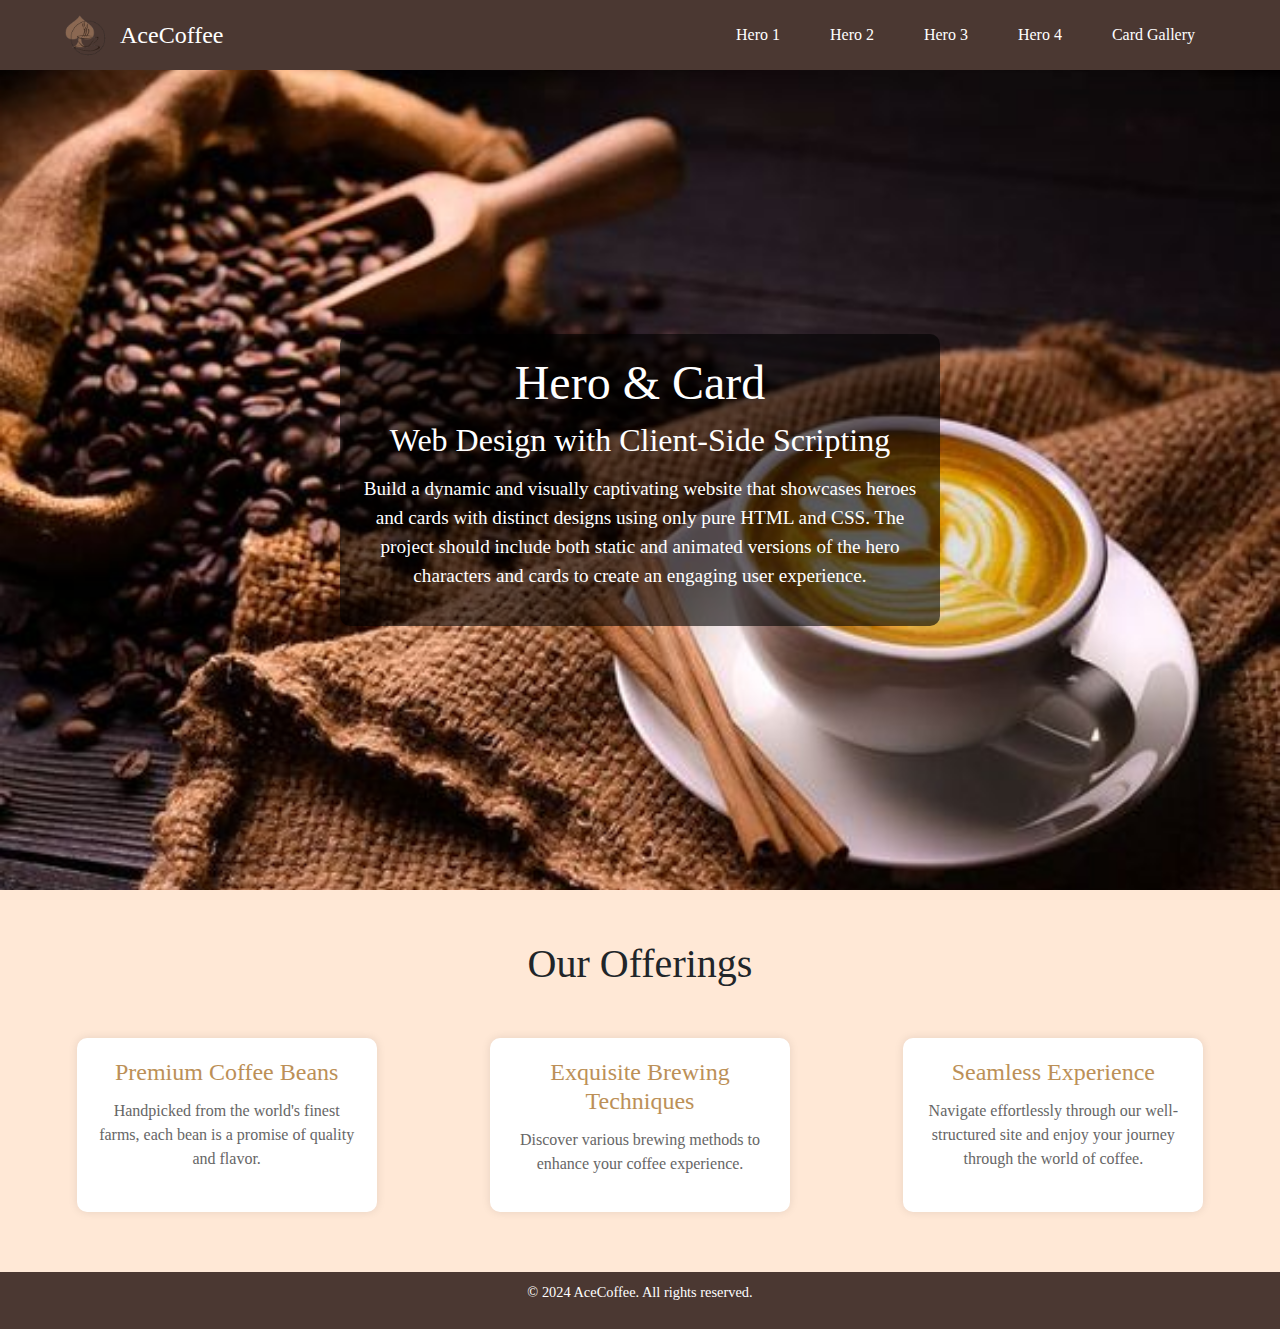
<file: index.html>
<!DOCTYPE html>
<html lang="en">
<head>
    <meta charset="UTF-8">
    <meta name="viewport" content="width=device-width, initial-scale=1.0">
    <title>HandsOn2</title>

    <link rel="stylesheet" href="./assets/css/style.css">

    <!--CDNJS-->
    <link rel="stylesheet" href="https://cdnjs.cloudflare.com/ajax/libs/bootstrap/5.3.3/css/bootstrap.min.css" integrity="sha512-jnSuA4Ss2PkkikSOLtYs8BlYIeeIK1h99ty4YfvRPAlzr377vr3CXDb7sb7eEEBYjDtcYj+AjBH3FLv5uSJuXg==" crossorigin="anonymous" referrerpolicy="no-referrer" />
</head>
<body>
    <!-- Header with Navigation -->
    <header class="header">
        <div class="container">
            <a href="index.html" class="logo">
                <img src="./assets/img/logo.png" alt="AceCoffee Logo">
                AceCoffee
            </a>
            <nav class="nav">
                <a href="./pages/hero-gallery/hero-1/index.html">Hero 1</a>
                <a href="./pages/hero-gallery/hero-2/index.html">Hero 2</a>
                <a href="./pages/hero-gallery/hero-3/index.html">Hero 3</a>
                <a href="./pages/hero-gallery/hero-4/index.html">Hero 4</a>
                <div class="dropdown">
                    <span>Card Gallery</span>
                    <div class="dropdown-content">
                        <a href="./pages/card-gallery/card-gallery-static/index.html">Static Designs</a>
                        <a href="./pages/card-gallery/card-gallery-animated/index.html">Animated Designs</a>
                    </div>
            </nav>
        </div>
    </header>

    <!-- Hero Section -->
    <section class="hero">
        <div class="hero-content">
            <h1>Hero & Card</h1>
            <h2>Web Design with Client-Side Scripting</h2>
            <p>Build a dynamic and visually captivating website that showcases heroes and cards with distinct designs using only pure HTML and CSS. The project should include both static and animated versions of the hero characters and cards to create an engaging user experience.</p>
        </div>
    </section>

    <!-- Features Section -->
    <section id="features" class="features">
        <h2>Our Offerings</h2>
        <div class="feature-list">
            <div class="feature-item">
                <h3>Premium Coffee Beans</h3>
                <p>Handpicked from the world's finest farms, each bean is a promise of quality and flavor.</p>
            </div>
            <div class="feature-item">
                <h3>Exquisite Brewing Techniques</h3>
                <p>Discover various brewing methods to enhance your coffee experience.</p>
            </div>
            <div class="feature-item">
                <h3>Seamless Experience</h3>
                <p>Navigate effortlessly through our well-structured site and enjoy your journey through the world of coffee.</p>
            </div>
        </div>
    </section>

    <!-- Footer -->
    <footer class="footer">
        <p>© 2024 AceCoffee. All rights reserved.</p>
    </footer>
</body>
</html>
</file>
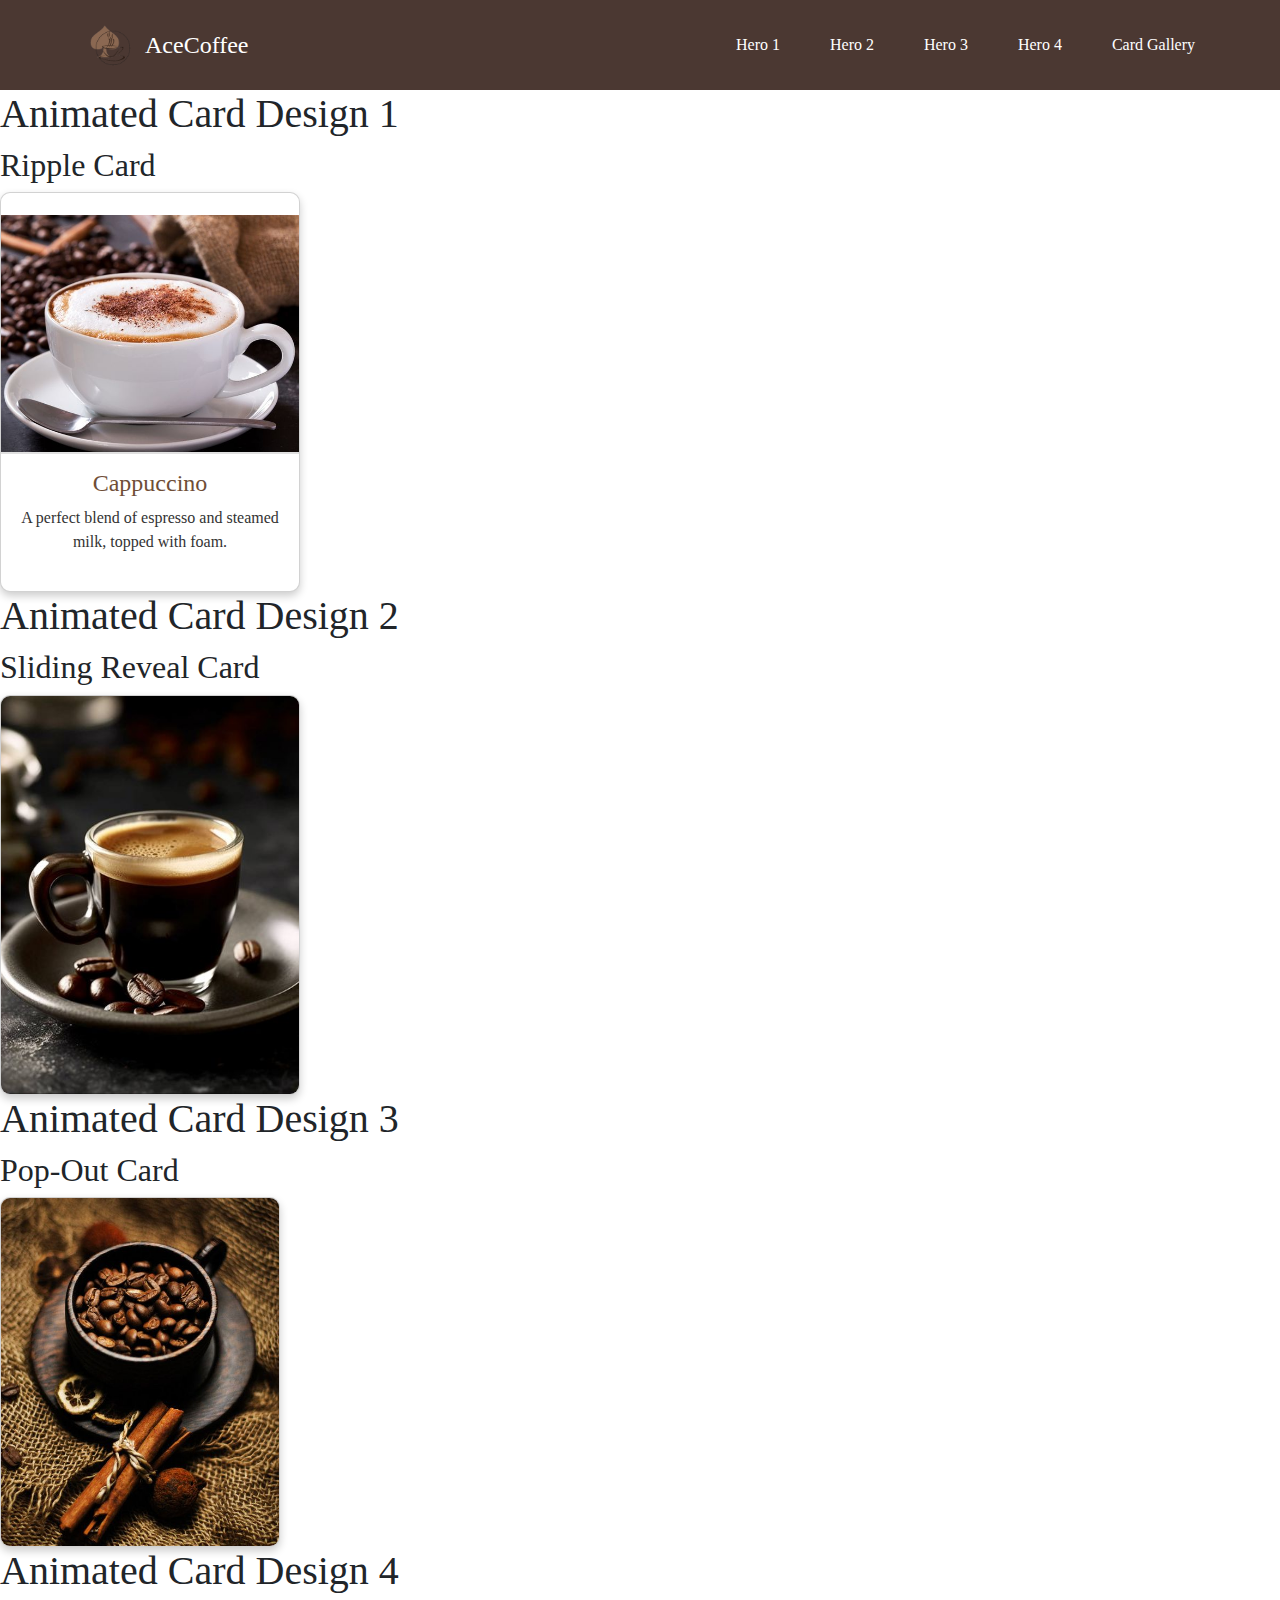
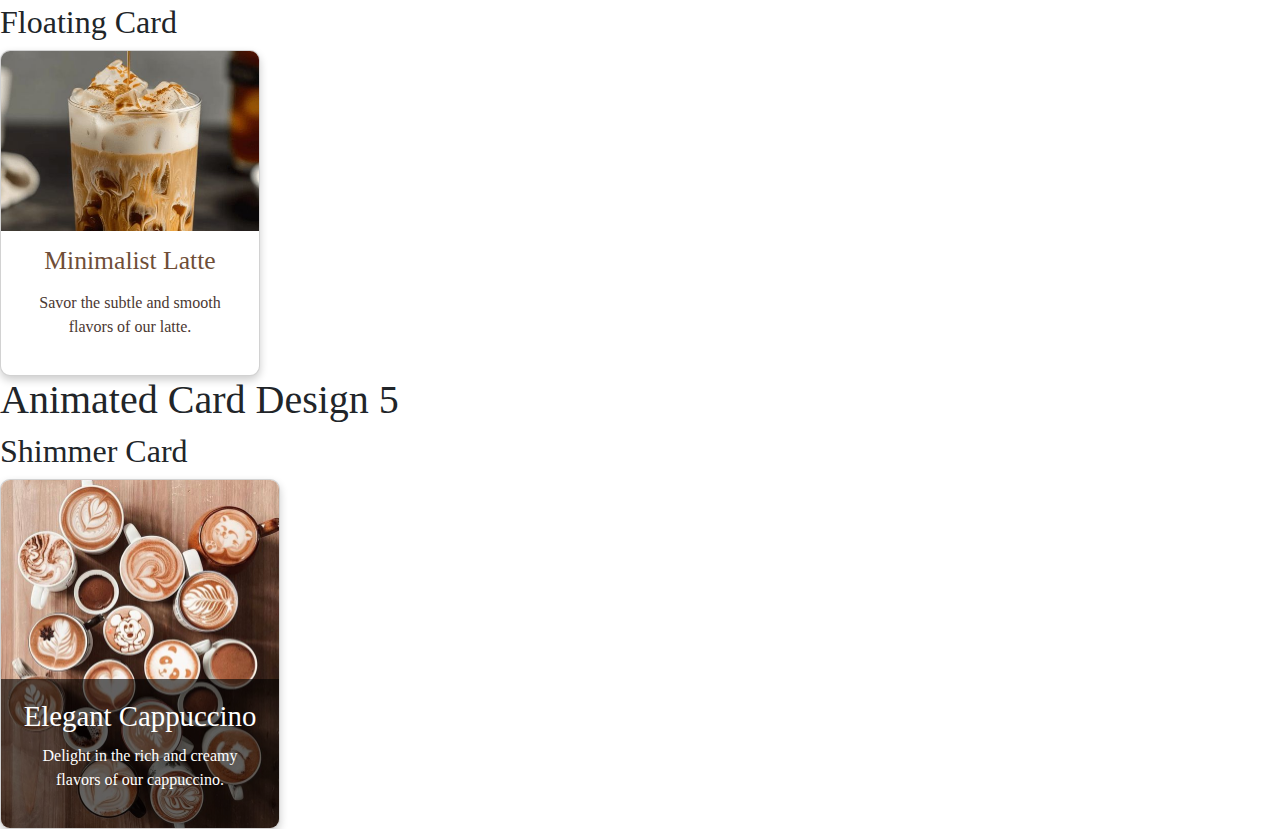
<file: pages/card-gallery/card-gallery-animated/index.html>
<!DOCTYPE html>
<html lang="en">
<head>
    <meta charset="UTF-8">
    <meta name="viewport" content="width=device-width, initial-scale=1.0">
    <title>Animated-Card-Gallery</title>

    <link rel="stylesheet" href="./assets/css/style.css">

    <!--CDNJS-->
    <link rel="stylesheet" href="https://cdnjs.cloudflare.com/ajax/libs/bootstrap/5.3.3/css/bootstrap.min.css" integrity="sha512-jnSuA4Ss2PkkikSOLtYs8BlYIeeIK1h99ty4YfvRPAlzr377vr3CXDb7sb7eEEBYjDtcYj+AjBH3FLv5uSJuXg==" crossorigin="anonymous" referrerpolicy="no-referrer" />

</head>
<body>
    <header class="header">
        <nav class="nav">
        <div class="container">
            <a href="../../../index.html" class="logo">
                <img src="./assets/img/logo.png" alt="AceCoffee Logo">
                AceCoffee
            </a>
            <nav class="nav">
                <a href="../../hero-gallery/hero-1/index.html">Hero 1</a>
                <a href="../../hero-gallery/hero-2/index.html">Hero 2</a>
                <a href="../../hero-gallery/hero-3/index.html">Hero 3</a>
                <a href="../../hero-gallery/hero-4/index.html">Hero 4</a>
                <div class="dropdown">
                    <span>Card Gallery</span>
                    <div class="dropdown-content">
                        <a href="../card-gallery-static/index.html">Static Designs</a>
                        <a href="../card-gallery-animated/index.html">Animated Designs</a>
                    </div>
            </nav>
        </div>
    </header>

    <div class="title">
        <h1>Animated Card Design 1</h1>
        <h2>Ripple Card</h2>
    </div>
    <div class="card ripple-card">
        <div class="card-content">
            <img src="./assets/img/cappucino.jpg" alt="Cappuccino" class="card-image">
            <div class="ripple-overlay"></div>
            <h3 class="card-title">Cappuccino</h3>
            <p class="card-description">A perfect blend of espresso and steamed milk, topped with foam.</p>
        </div>
    </div>

    <div class="title">
        <h1>Animated Card Design 2</h1>
        <h2>Sliding Reveal Card</h2>
    </div>
    <div class="card slide-card">
        <div class="slide-card-inner">
            <img src="./assets/img/elegant-coffee.jpg" alt="Modern Coffee" class="card-image">
            <div class="slide-card-content">
                <h3 class="card-title">Modern Espresso</h3>
                <p class="card-description">Experience the strong and vibrant flavors of our espresso.</p>
            </div>
        </div>
    </div>

    <div class="title">
        <h1>Animated Card Design 3</h1>
        <h2>Pop-Out Card</h2>
    </div>
    <div class="card popout-card">
        <img src="./assets/img/rustic.jpg" alt="Rustic Coffee" class="card-image">
        <div class="popout-card-content">
            <h3 class="card-title">Rustic Brew</h3>
            <p class="card-description">Enjoy the authentic taste of our rustic coffee blends.</p>
        </div>
    </div>

    <div class="title">
        <h1>Animated Card Design 4</h1>
        <h2>Floating Card</h2>
    </div>
    <div class="card floating-card">
        <img src="./assets/img/latte.jpg" alt="Minimalist Coffee" class="card-image">
        <h3 class="card-title">Minimalist Latte</h3>
        <p class="card-description">Savor the subtle and smooth flavors of our latte.</p>
    </div>

    <div class="title">
        <h1>Animated Card Design 5</h1>
        <h2>Shimmer Card</h2>
    </div>
    <div class="card shimmer-card">
        <img src="./assets/img/cappucino2.jpg" alt="Elegant Coffee" class="card-image">
        <div class="shimmer-overlay"></div>
        <div class="shimmer-card-content">
            <h3 class="card-title">Elegant Cappuccino</h3>
            <p class="card-description">Delight in the rich and creamy flavors of our cappuccino.</p>
        </div>
    </div>

</body>
</html>
</file>
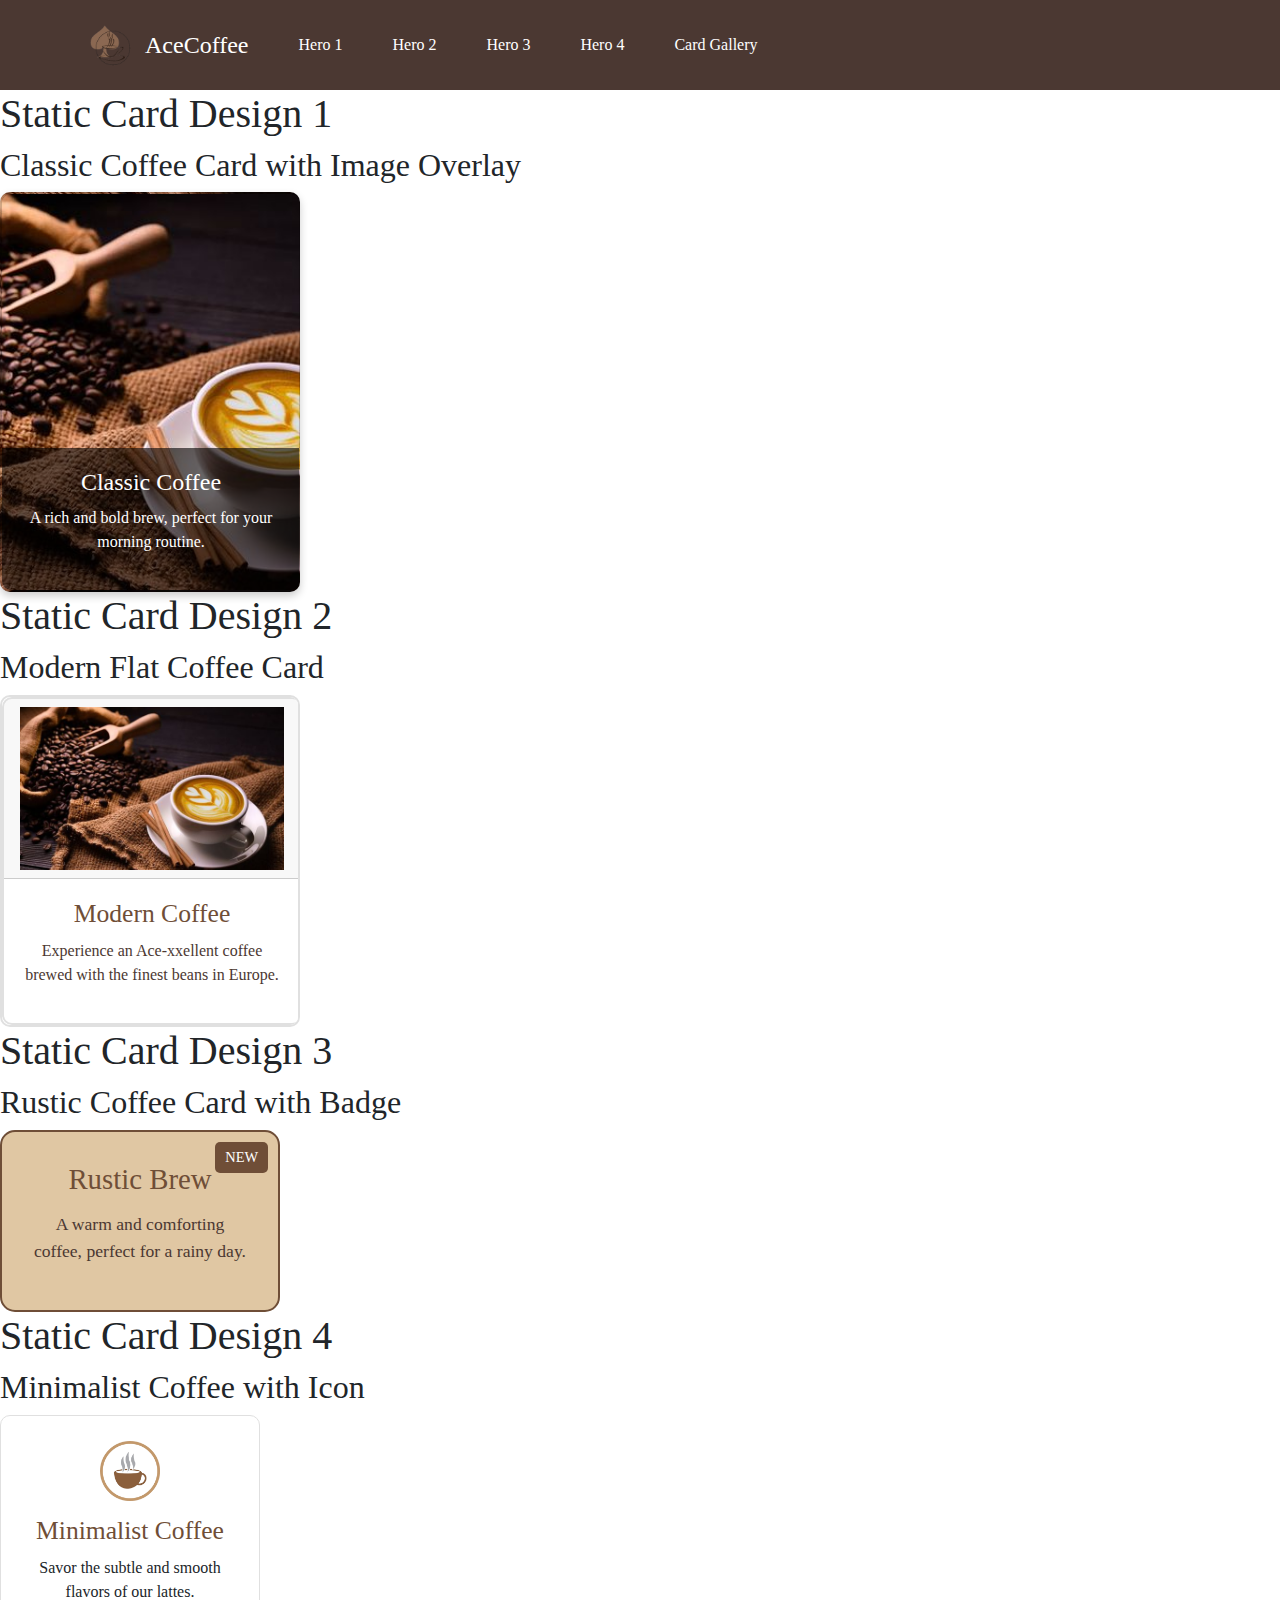
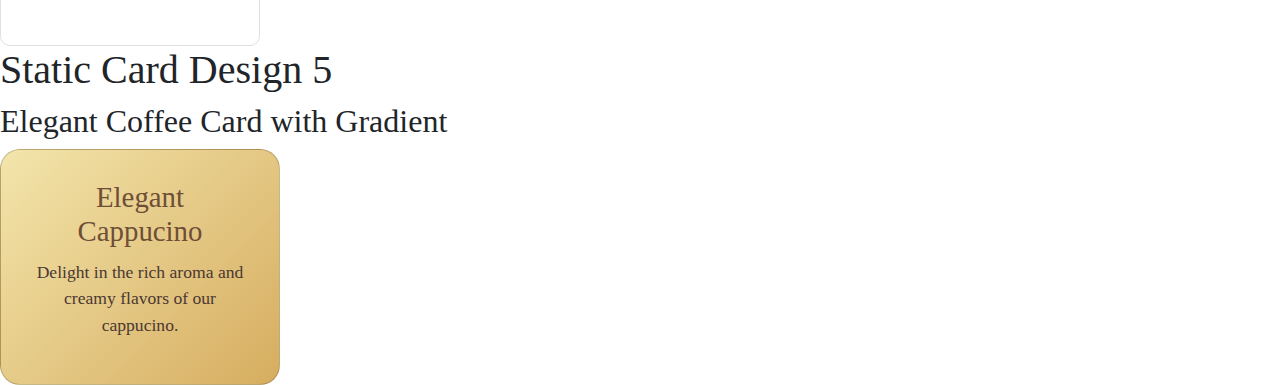
<file: pages/card-gallery/card-gallery-static/index.html>
<!DOCTYPE html>
<html lang="en">
<head>
    <meta charset="UTF-8">
    <meta name="viewport" content="width=device-width, initial-scale=1.0">
    <title>Static-Card-Gallery</title>

    <link rel="stylesheet" href="./assets/css/style.css">

    <!--CDNJS-->
    <link rel="stylesheet" href="https://cdnjs.cloudflare.com/ajax/libs/bootstrap/5.3.3/css/bootstrap.min.css" integrity="sha512-jnSuA4Ss2PkkikSOLtYs8BlYIeeIK1h99ty4YfvRPAlzr377vr3CXDb7sb7eEEBYjDtcYj+AjBH3FLv5uSJuXg==" crossorigin="anonymous" referrerpolicy="no-referrer" />

</head>
<body>
    <header class="header">
        <div class="container">
            <nav class="nav">
            <a href="../../../index.html" class="logo">
                <img src="./assets/img/logo.png" alt="AceCoffee Logo">
                AceCoffee
            </a>
                <a href="../../hero-gallery/hero-1/index.html">Hero 1</a>
                <a href="../../hero-gallery/hero-2/index.html">Hero 2</a>
                <a href="../../hero-gallery/hero-3/index.html">Hero 3</a>
                <a href="../../hero-gallery/hero-4/index.html">Hero 4</a>
                <div class="dropdown">
                    <span>Card Gallery</span>
                    <div class="dropdown-content">
                        <a href="../card-gallery-static/index.html">Static Designs</a>
                        <a href="../card-gallery-animated/index.html">Animated Designs</a>
                    </div>
            </nav>
        </div>
    </header>

    <div class="title">
        <h1>Static Card Design 1</h1>
        <h2>Classic Coffee Card with Image Overlay</h2>
    </div>
        <div class="card classic-card">
            <div class="card classic-card">
            <img src="./assets/img/bg-coffee.jpg" alt="Classic Card" class="card-image">
            <div class="card-overlay">
                <h3 class="card-title">Classic Coffee</h3>
                <p class="card-description">A rich and bold brew, perfect for your morning routine.</p>
            </div>
        </div>
        </div>

    <div class="title">
        <h1>Static Card Design 2</h1>
        <h2>Modern Flat Coffee Card</h2>
    </div>
    <div class="card modern-card">
        <div class="card modern-card">
            <div class="card-header">
                <img src="./assets/img/bg-coffee.jpg" alt="Modern Coffee" class="card-image">
            </div>
            <div class="card-body">
                <h3 class="card-title">Modern Coffee</h3>
                <p class="card-description">Experience an Ace-xxellent coffee brewed with the finest beans in Europe.</p>
            </div>
        </div>
    </div>

    <div class="title">
        <h1>Static Card Design 3</h1>
        <h2>Rustic Coffee Card with Badge</h2>
    </div>
    <div class="card rustic-card">
        <div class="card-content">
            <h3 class="card-title">Rustic Brew</h3>
            <p class="card-description">A warm and comforting coffee, perfect for a rainy day.</p>
            <span class="card-badge">NEW</span>
        </div>
    </div>

    <div class="title">
        <h1>Static Card Design 4</h1>
        <h2>Minimalist Coffee with Icon</h2>
    </div>

    <div class="card minimalist-card">
        <div class="card-icon">
            <img src="./assets/img/download.png" alt="Coffee Icon">
        </div>
        <div class="card-content">
            <h3 class="card-title">Minimalist Coffee</h3>
            <p.card-description>Savor the subtle and smooth flavors of our lattes.</p>
        </div>
    </div>

    <div class="title">
        <h1>Static Card Design 5</h1>
        <h2>Elegant Coffee Card with Gradient</h2>
    </div>

    <div class="card elegant-card">
        <div class="card-content">
            <h3 class="card-title">Elegant Cappucino</h3>
            <p class="card-description">Delight in the rich aroma and creamy flavors of our cappucino.</p>
        </div>
    </div>
    </div>
</body>
</html>
</file>
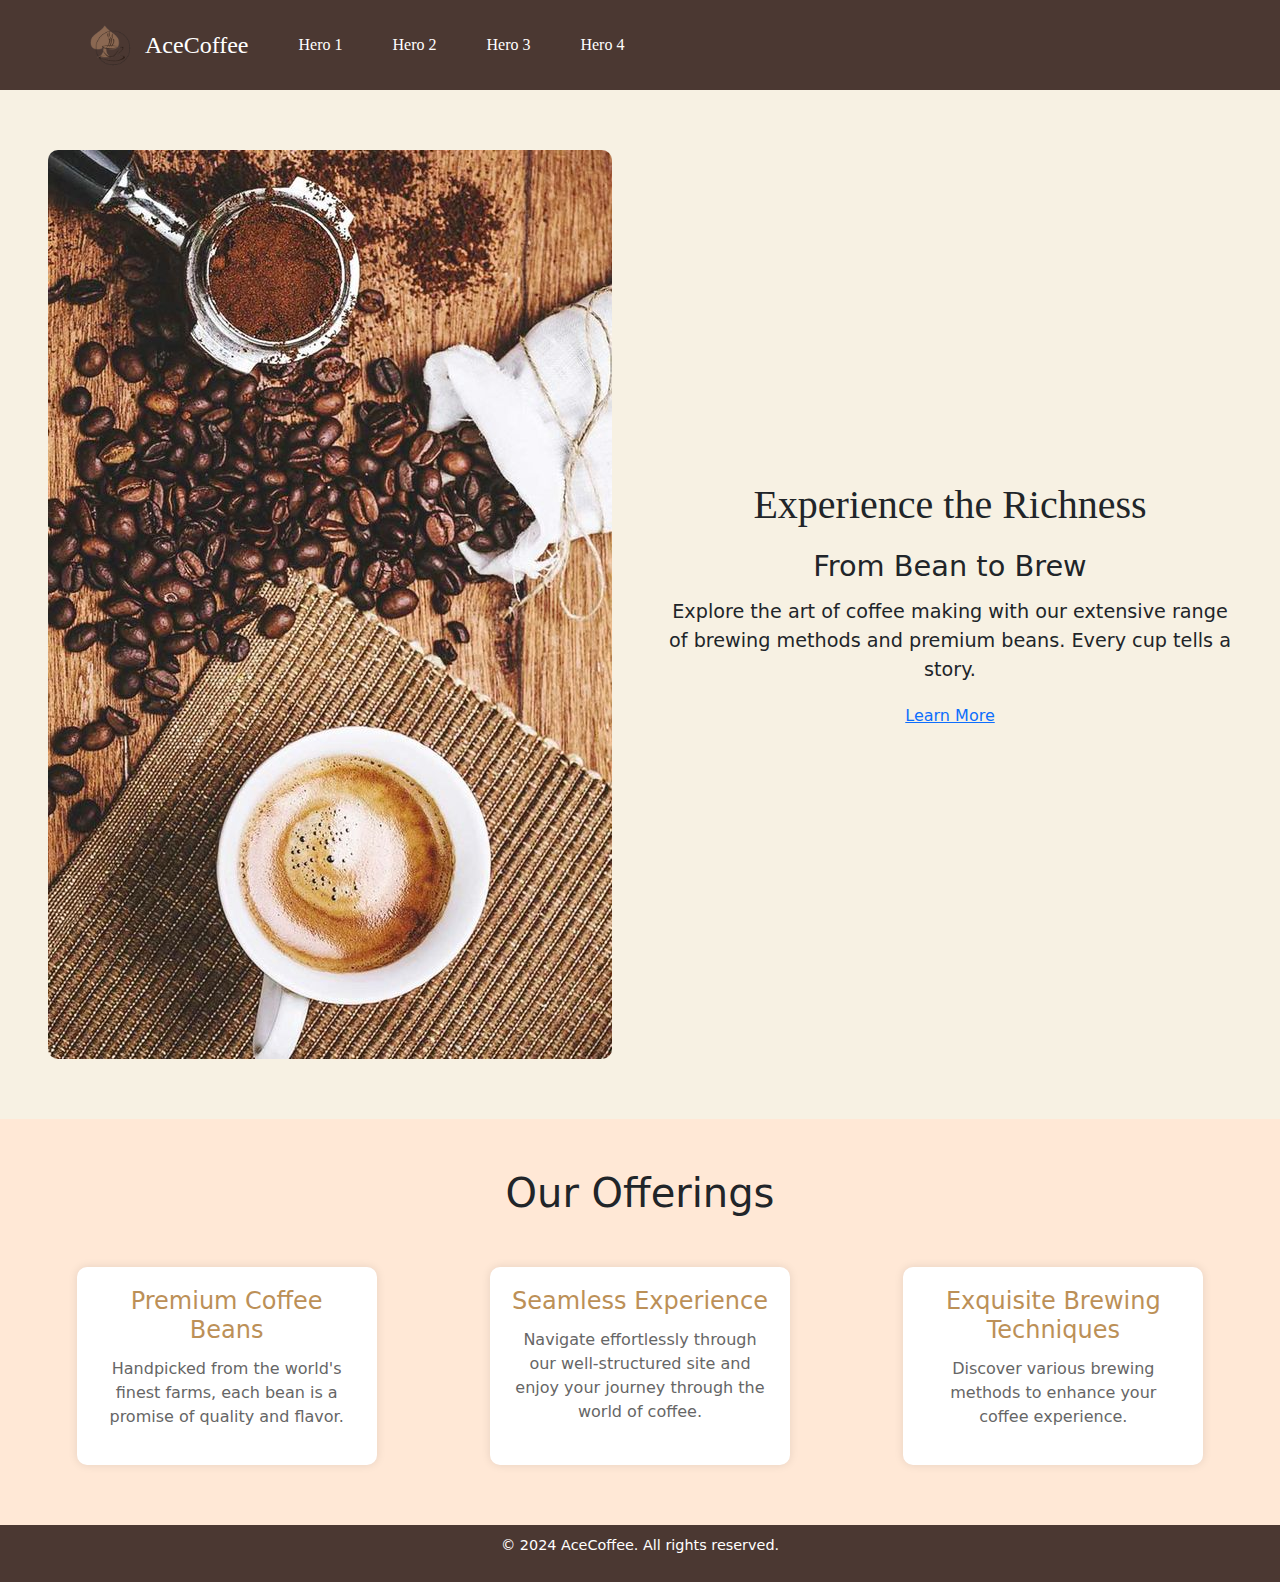
<file: pages/hero-gallery/hero-1/index.html>
<!DOCTYPE html>
<html lang="en">
<head>
    <meta charset="UTF-8">
    <meta name="viewport" content="width=device-width, initial-scale=1.0">
    <title>Hero-1</title>

    <link rel="stylesheet" href="../hero-1/assets/css/style.css">

    <!--CDNJS-->
    <link rel="stylesheet" href="https://cdnjs.cloudflare.com/ajax/libs/bootstrap/5.3.3/css/bootstrap.min.css" integrity="sha512-jnSuA4Ss2PkkikSOLtYs8BlYIeeIK1h99ty4YfvRPAlzr377vr3CXDb7sb7eEEBYjDtcYj+AjBH3FLv5uSJuXg==" crossorigin="anonymous" referrerpolicy="no-referrer" />
</head>
<body>
    <!--Header with Navigation-->
    <header class="header">
        <div class="container">
            <nav class="nav">
            <a href="../../../index.html" class="logo">
                <img src="./assets/img/logo.png" alt="AceCoffee-logo">AceCoffee
            </a>
            <a href="../hero-2/index.html">Hero 1</a>
            <a href="../hero-2/index.html">Hero 2</a>
            <a href="../hero-3/index.html">Hero 3</a>
            <a href="../hero-4/index.html">Hero 4</a>
        </nav>
        </div>
    </header>

    <!--Hero Section Design 1-->
    <section class="hero-split">
        <div class="hero-image">
            <img src="./assets/img/coffee-beans.jpg" alt="Coffee Beans">
        </div>
        <div class="hero-text">
            <h1>Experience the Richness</h1>
            <h2>From Bean to Brew</h2>
            <p>Explore the art of coffee making with our extensive range of brewing methods and premium beans. Every cup tells a story.</p>
            <a href="#features" class="cta.button">Learn More</a>
        </div>
    </section>

    <!--Features Section-->
    <section id="features" class="features">
        <h2>Our Offerings</h2>
        <div class="feature-list">
            <div class="feature-item">
                <h3>Premium Coffee Beans</h3>
                <p>Handpicked from the world's finest farms, each bean is a promise of quality and flavor.</p>
            </div>
            <div class="feature-item">
                <h3>Seamless Experience</h3>
                <p>Navigate effortlessly through our well-structured site and enjoy your journey through the world of coffee.</p>
            </div>
            <div class="feature-item">
                <h3>Exquisite Brewing Techniques</h3>
                <p>Discover various brewing methods to enhance your coffee experience.</p>
            </div>
        </div>
    </section>

    <!--Footer-->
    <footer class="footer">
        <p>© 2024 AceCoffee. All rights reserved.</p>
    </footer>
</body>
</html>
</file>
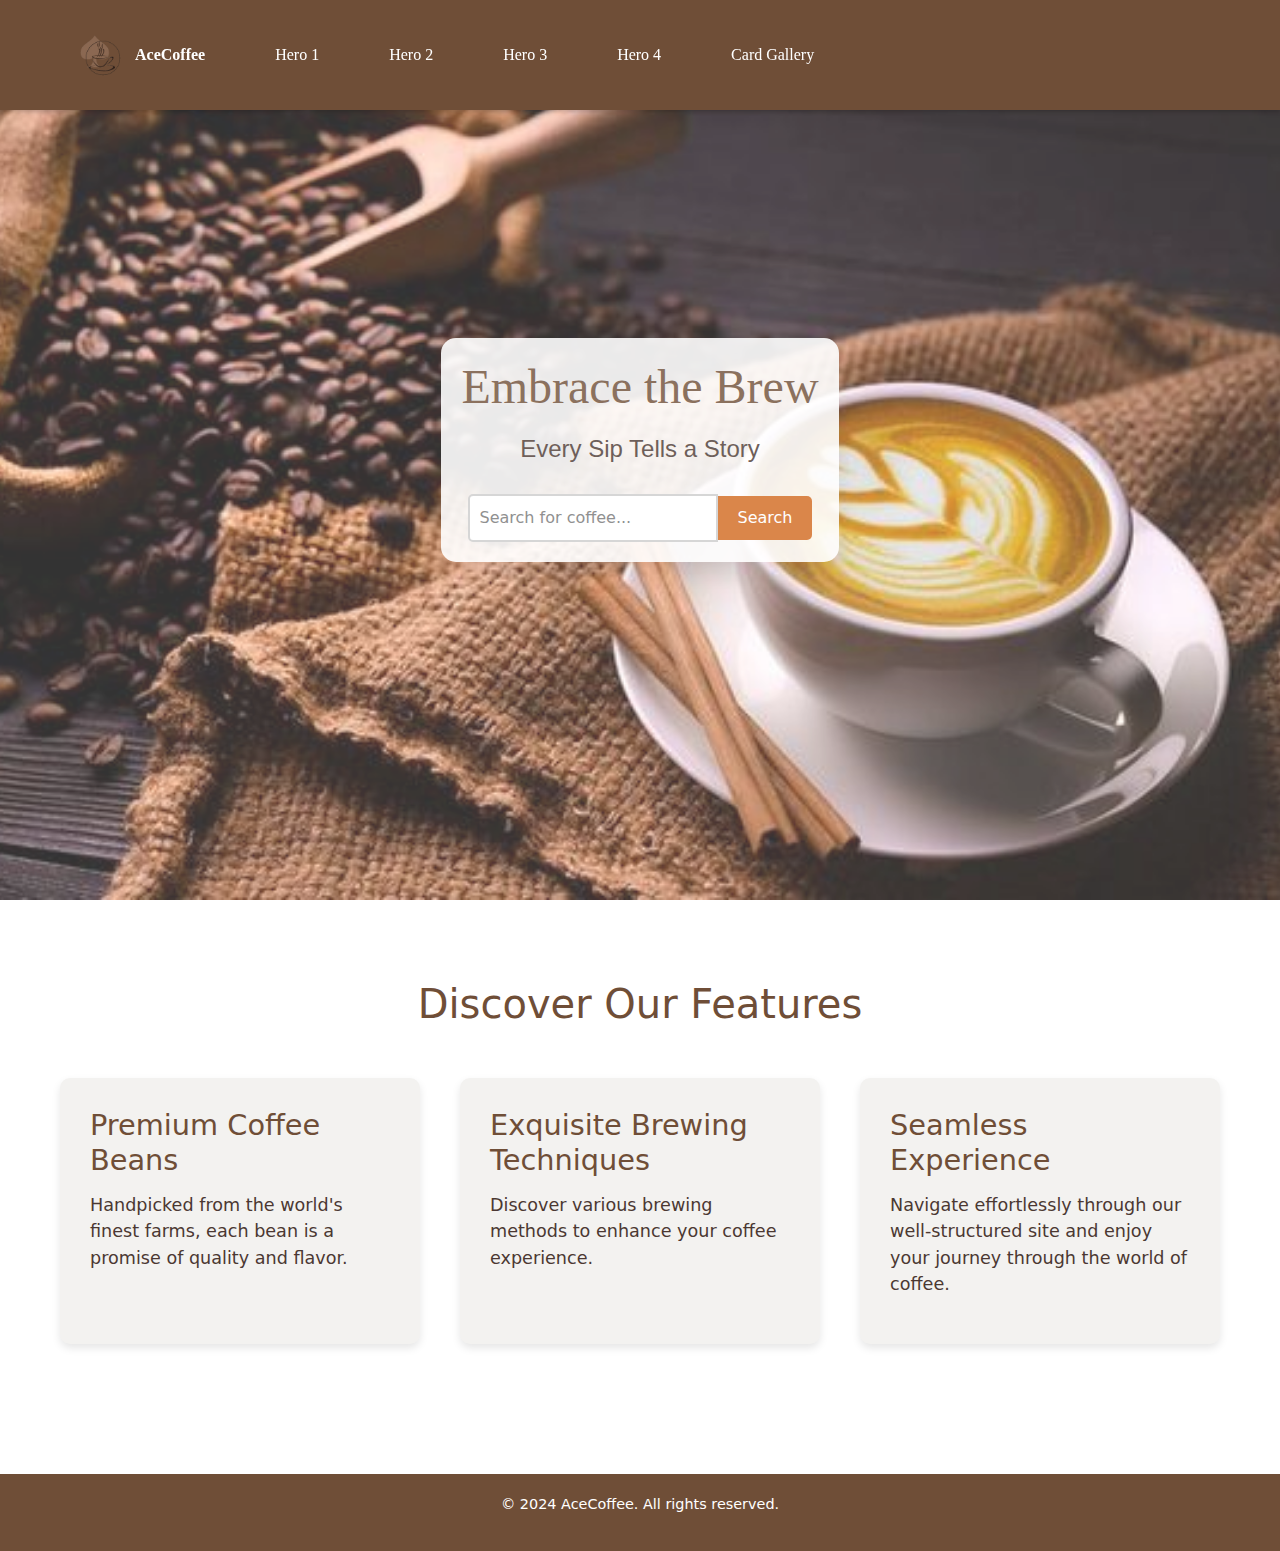
<file: pages/hero-gallery/hero-3/index.html>
<!DOCTYPE html>
<html lang="en">
<head>
    <meta charset="UTF-8">
    <meta name="viewport" content="width=device-width, initial-scale=1.0">
    <title>Hero-3</title>

    <link rel="stylesheet" href="../hero-3/assets/css/style.css">

    <!--CDNJS-->
    <link rel="stylesheet" href="https://cdnjs.cloudflare.com/ajax/libs/bootstrap/5.3.3/css/bootstrap.min.css" integrity="sha512-jnSuA4Ss2PkkikSOLtYs8BlYIeeIK1h99ty4YfvRPAlzr377vr3CXDb7sb7eEEBYjDtcYj+AjBH3FLv5uSJuXg==" crossorigin="anonymous" referrerpolicy="no-referrer" />

</head>
<body>
    <!-- Header Section -->
    <header class="header">
        <nav class="nav">
        <a href="../../../index.html" class="logo">
            <img src="./assets/img/logo.png" alt="AceCoffee-Logo">
            AceCoffee
        </a>
            <a href="../hero-1/index.html">Hero 1</a>
            <a href="../hero-2/index.html">Hero 2</a>
            <a href="../hero-3/index.html">Hero 3</a>
            <a href="../hero-4/index.html">Hero 4</a>
                <div class="dropdown">
                    <span>Card Gallery</span>
                    <div class="dropdown-content">
                        <a href="../../card-gallery/card-gallery-static/index.html">Static Designs</a>
                        <a href="../../card-gallery/card-gallery-animated/index.html">Animated Designs</a>
                    </div>
            </div>
        </nav>
    </header>

    <!-- Hero Section -->
    <section class="hero">
        <div class="hero-content">
            <h1>Embrace the Brew</h1>
            <h2>Every Sip Tells a Story</h2>
            <form class="search-form">
                <input type="text" placeholder="Search for coffee...">
                <button type="submit">Search</button>
            </form>
        </div>
    </section>

    <!-- Features Section -->
    <section id="features" class="features">
        <div class="container">
            <h2>Discover Our Features</h2>
            <div class="feature-list">
                <div class="feature-item">
                    <h3>Premium Coffee Beans</h3>
                    <p>Handpicked from the world's finest farms, each bean is a promise of quality and flavor.</p>
                </div>
                <div class="feature-item">
                    <h3>Exquisite Brewing Techniques</h3>
                    <p>Discover various brewing methods to enhance your coffee experience.</p>
                </div>
                <div class="feature-item">
                    <h3>Seamless Experience</h3>
                    <p>Navigate effortlessly through our well-structured site and enjoy your journey through the world of coffee.</p>
                </div>
             </div>
            </div>
     </section>

     <footer class="footer">
        <div class="container">
            <p>© 2024 AceCoffee. All rights reserved.</p>
        </div>
    </footer>
    </body>
    </html>
</file>
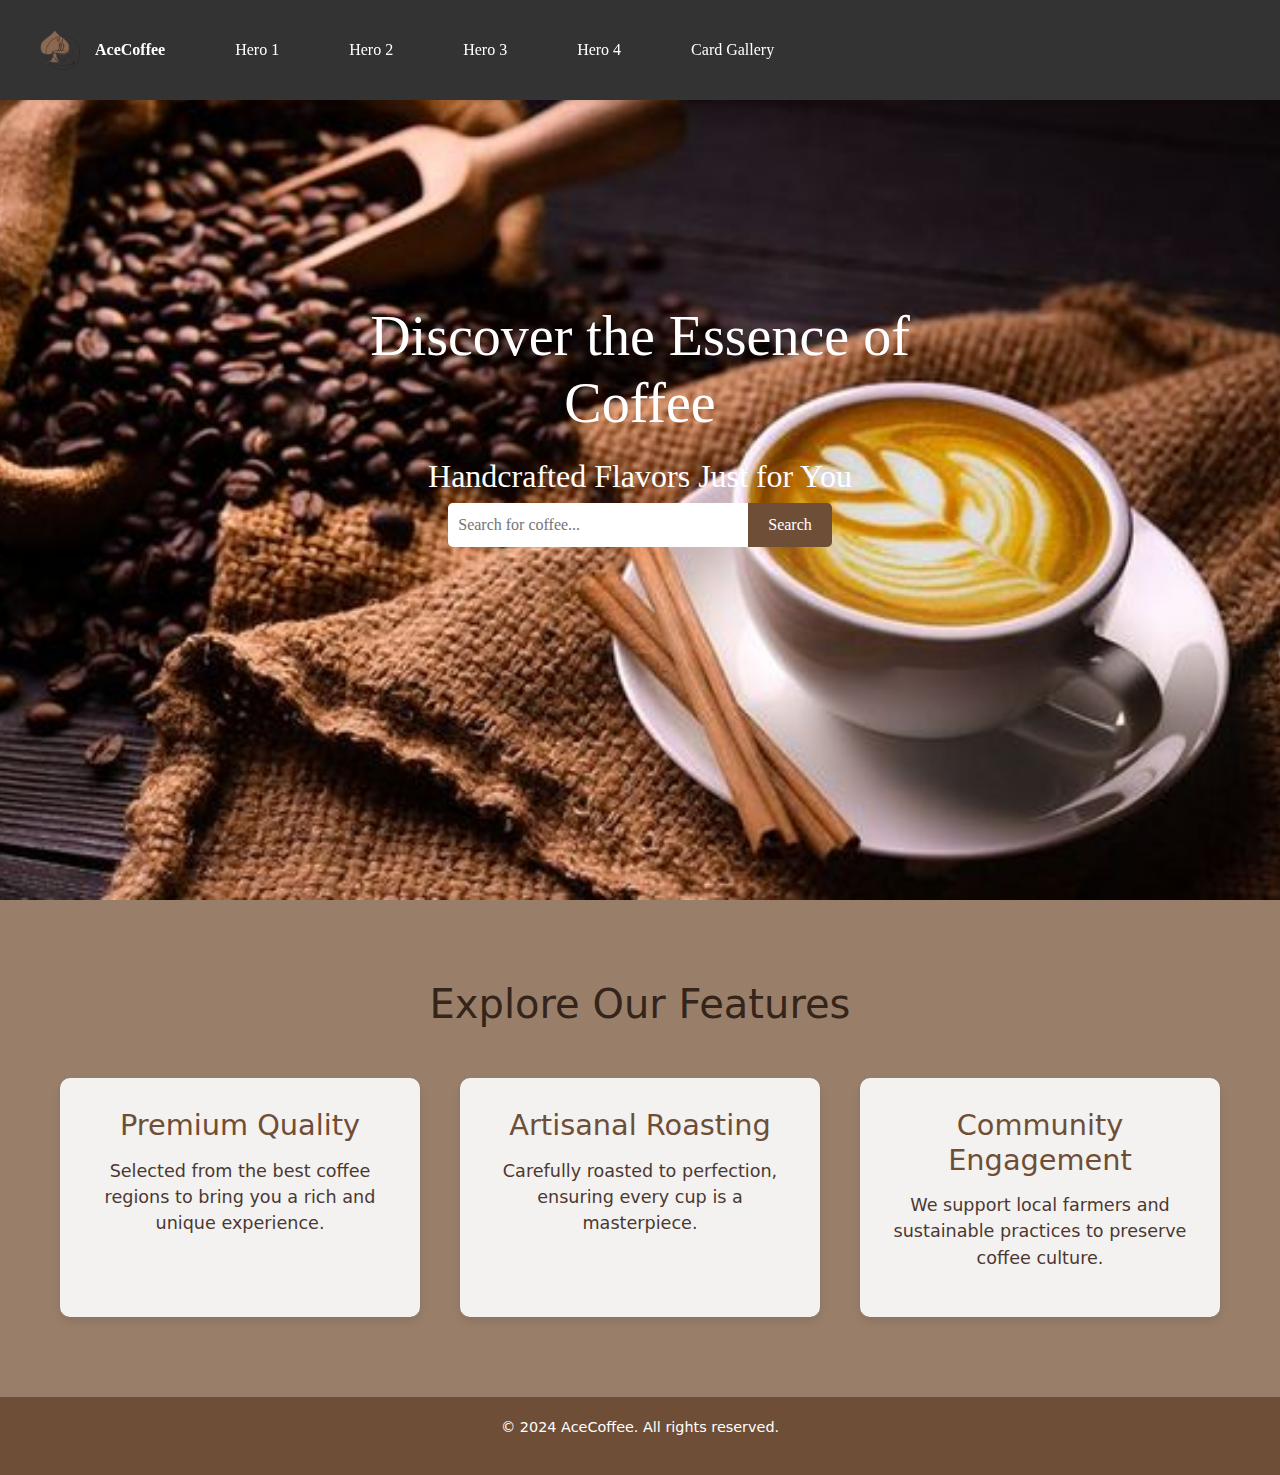
<file: pages/hero-gallery/hero-4/index.html>
<!DOCTYPE html>
<html lang="en">
<head>
    <meta charset="UTF-8">
    <meta name="viewport" content="width=device-width, initial-scale=1.0">
    <title>Coffee Delight - New Hero Design</title>
    
    <link rel="stylesheet" href="../hero-4/assets/css/style.css">

    <!--CDNJS-->
    <link rel="stylesheet" href="https://cdnjs.cloudflare.com/ajax/libs/bootstrap/5.3.3/css/bootstrap.min.css" integrity="sha512-jnSuA4Ss2PkkikSOLtYs8BlYIeeIK1h99ty4YfvRPAlzr377vr3CXDb7sb7eEEBYjDtcYj+AjBH3FLv5uSJuXg==" crossorigin="anonymous" referrerpolicy="no-referrer" />

</head>
<body>
    <!-- Header Section -->
    <header class="header">
        <nav class="nav">
        <a href="../../../index.html" class="logo">
            <img src="./assets/img/logo.png" alt="AceCoffee-Logo">
            AceCoffee
        </a>
        <nav class="nav">
            <a href="../hero-1/index.html">Hero 1</a>
            <a href="../hero-2/index.html">Hero 2</a>
            <a href="../hero-3/index.html">Hero 3</a>
            <a href="../hero-4/index.html">Hero 4</a>
                <div class="dropdown">
                    <span>Card Gallery</span>
                    <div class="dropdown-content">
                        <a href="../../card-gallery/card-gallery-static/index.html">Static Designs</a>
                        <a href="../../card-gallery/card-gallery-animated/index.html">Animated Designs</a>
                    </div>
            </div>
        </nav>
    </header>
    
    <!-- Hero Section -->
    <section class="hero">
        <div class="hero-background">
        </div>
        <div class="hero-content">
            <h1>Discover the Essence of Coffee</h1>
            <h2>Handcrafted Flavors Just for You</h2>
            <form class="search-form">
                <input type="text" placeholder="Search for coffee...">
                <button type="submit">Search</button>
            </form>
        </div>
    </section>
    
    <!-- Features Section -->
    <section id="features" class="features">
        <div class="container">
            <h2>Explore Our Features</h2>
            <div class="feature-list">
                <div class="feature-item">
                    <h3>Premium Quality</h3>
                    <p>Selected from the best coffee regions to bring you a rich and unique experience.</p>
                </div>
                <div class="feature-item">
                    <h3>Artisanal Roasting</h3>
                    <p>Carefully roasted to perfection, ensuring every cup is a masterpiece.</p>
                </div>
                <div class="feature-item">
                    <h3>Community Engagement</h3>
                    <p>We support local farmers and sustainable practices to preserve coffee culture.</p>
                </div>
            </div>
        </div>
    </section>
    
    <!-- Footer Section -->
    <footer class="footer">
        <div class="container">
            <p>© 2024 AceCoffee. All rights reserved.</p>
        </div>
    </footer>
</body>
</html>
</file>
<file: assets/css/style.css>
* {
    margin: 0;
    padding: 0;
    box-sizing: border-box;
    font-family: 'Georgia', serif;
}

body {
    line-height: 1.6;
    color: #4b3832;
    background-color: #f7f1e3;
}

.header {
    background-color: #4b3832;
    color: white;
    padding: 10px 0;
}

.header .container {
    display: flex;
    justify-content: space-between;
    align-items: center;
    max-width: 1200px;
    margin: 0 auto;
    padding: 0 20px;
}

.logo {
    display: flex;
    align-items: center;
    text-decoration: none;
    color: white;
    font-size: 1.5em;
}

.logo img {
    height: 50px;
    margin-right: 10px;
}

.nav {
    display: flex;
    align-items: center;
}

.nav a, .nav .dropdown > span {
    color: white;
    text-decoration: none;
    margin: 0 10px;
    padding: 10px 15px;
    border-radius: 5px;
    transition: background 0.3s;
}

.nav a:hover, .nav .dropdown:hover > span {
    background-color: #bc9057;
}

.dropdown {
    position: relative;
}

.dropdown-content {
    display: none;
    position: absolute;
    background-color: #4b3832;
    box-shadow: 0px 8px 16px rgba(0,0,0,0.2);
    z-index: 1;
    border-radius: 5px;
    margin-top: 10px;
}

.dropdown-content a {
    color: white;
    padding: 10px 15px;
    text-decoration: none;
    display: block;
    border-radius: 5px;
    transition: background 0.3s;
}

.dropdown-content a:hover {
    background-color: #bc9057;
}

.dropdown:hover .dropdown-content {
    display: block;
}


/* Hero Section Styling */
.hero {
    background: url(../img/bg-coffee.jpg) no-repeat center center/cover;
    height: calc(100vh - 80px); /* Adjusted for the header height */
    display: flex;
    justify-content: center;
    align-items: center;
    text-align: center;
    color: white;
    padding: 20px;
}

.hero-content {
    max-width: 600px;
    background: #00000099;
    padding: 20px;
    border-radius: 10px;
}

.hero h1 {
    font-size: 3em;
    margin-bottom: 0.2em;
    font-family: 'Brush Script MT', cursive;
}

.hero h2 {
    font-size: 2em;
    margin-bottom: 0.5em;
}

.hero p {
    font-size: 1.2em;
}

/* Features Section Styling */
.features {
    padding: 50px 20px;
    background: #ffe8d6;
    text-align: center;
}

.features h2 {
    font-size: 2.5em;
    margin-bottom: 1em;
}

.feature-list {
    display: flex;
    justify-content: space-around;
    flex-wrap: wrap;
}

.feature-item {
    background: white;
    padding: 20px;
    margin: 10px;
    border-radius: 10px;
    box-shadow: 0 0 10px rgba(0, 0, 0, 0.1);
    flex: 1;
    min-width: 250px;
    max-width: 300px;
}

.feature-item h3 {
    margin-bottom: 0.5em;
    font-size: 1.5em;
    color: #bc9057;
}

.feature-item p {
    font-size: 1em;
    color: #666;
}

/* Footer Styling */
.footer {
    padding: 10px 20px;
    text-align: center;
    background: #4b3832;
    color: white;
}

.footer p {
    font-size: 0.9em;
}
</file>
<file: pages/card-gallery/card-gallery-animated/assets/css/style.css>
* {
    margin: 0;
    padding: 0;
    box-sizing: border-box;
    font-family: 'Georgia', serif;
}

body {
    line-height: 1.6;
    color: #4b3832;
    background-color: #f7f1e3;
    min-height: 100vh;
}

.header {
    background-color: #4b3832;
    color: white;
    padding: 10px 0;
}

.header .container {
    display: flex;
    justify-content: space-between;
    align-items: center;
    max-width: 1200px;
    margin: 0 auto;
    padding: 0 20px;
}

.logo {
    display: flex;
    align-items: center;
    text-decoration: none;
    color: white;
    font-size: 1.5em;
}

.logo img {
    height: 50px;
    margin-right: 10px;
}

.nav {
    display: flex;
    align-items: center;
}

.nav a, .nav .dropdown > span {
    color: white;
    text-decoration: none;
    margin: 0 10px;
    padding: 10px 15px;
    border-radius: 5px;
    transition: background 0.3s;
}

.nav a:hover, .nav .dropdown:hover > span {
    background-color: #bc9057;
}

.dropdown {
    position: relative;
}

.dropdown-content {
    display: none;
    position: absolute;
    background-color: #4b3832;
    box-shadow: 0px 8px 16px rgba(0,0,0,0.2);
    z-index: 1;
    border-radius: 5px;
    margin-top: 10px;
}

.dropdown-content a {
    color: white;
    padding: 10px 15px;
    text-decoration: none;
    display: block;
    border-radius: 5px;
    transition: background 0.3s;
}

.dropdown-content a:hover {
    background-color: #bc9057;
}

.dropdown:hover .dropdown-content {
    display: block;
}

/* Card 1: Ripple Effect Card */
.card.ripple-card {
    position: relative;
    width: 300px;
    height: 400px;
    border-radius: 10px;
    overflow: hidden;
    box-shadow: 0 4px 8px rgba(0, 0, 0, 0.2);
    transition: transform 0.3s ease-in-out;
    cursor: pointer;
}

.card.ripple-card:hover {
    transform: scale(1.05);
}

.card.ripple-card .card-content {
    position: relative;
    width: 100%;
    height: 100%;
    display: flex;
    flex-direction: column;
    justify-content: center;
    align-items: center;
}

.card.ripple-card .card-image {
    width: 100%;
    height: 60%;
    object-fit: cover;
    border-bottom: 2px solid #e0e0e0;
}

.card.ripple-card .ripple-overlay {
    position: absolute;
    top: 0;
    left: 0;
    width: 300%;
    height: 300%;
    background: radial-gradient(circle, rgba(255, 255, 255, 0.5) 0%, rgba(255, 255, 255, 0) 80%);
    transform: translate(-50%, -50%) scale(0);
    transition: transform 0.6s ease-in-out;
}

.card.ripple-card:hover .ripple-overlay {
    transform: translate(-50%, -50%) scale(1);
}

.card.ripple-card .card-title {
    font-size: 1.5em;
    color: #6f4e37;
    margin-top: 15px;
}

.card.ripple-card .card-description {
    font-size: 1em;
    text-align: center;
    padding: 0 20px;
    color: #333;
}

/* Card 2: Sliding Reveal Card */
.card.slide-card {
    width: 300px;
    height: 400px;
    border-radius: 10px;
    overflow: hidden;
    position: relative;
    box-shadow: 0 4px 8px rgba(0, 0, 0, 0.2);
}

.slide-card-inner {
    width: 100%;
    height: 100%;
    position: relative;
    transition: transform 0.5s ease;
}

.card.slide-card:hover .slide-card-inner {
    transform: translateY(-100%);
}

.slide-card .card-image {
    width: 100%;
    height: 100%;
    object-fit: cover;
    transition: opacity 0.5s ease;
}

.card.slide-card:hover .card-image {
    opacity: 0.3;
}

.slide-card-content {
    background-color: rgba(0, 0, 0, 0.8);
    color: #fff;
    padding: 20px;
    position: absolute;
    bottom: 0;
    width: 100%;
    box-sizing: border-box;
    transform: translateY(100%);
    transition: transform 0.5s ease;
}

.card.slide-card:hover .slide-card-content {
    transform: translateY(0);
}

.slide-card-content .card-title {
    font-size: 1.6em;
    margin-bottom: 10px;
}

.slide-card-content .card-description {
    font-size: 1em;
}

/* Card 3: Pop-out Card */
.card.popout-card {
    width: 280px;
    height: 350px;
    border-radius: 10px;
    overflow: hidden;
    position: relative;
    box-shadow: 0 4px 8px rgba(0, 0, 0, 0.2);
    transition: transform 0.3s ease, box-shadow 0.3s ease;
}

.card.popout-card:hover {
    transform: scale(1.05);
    box-shadow: 0 8px 16px rgba(0, 0, 0, 0.3);
}

.popout-card .card-image {
    width: 100%;
    height: 100%;
    object-fit: cover;
    transition: opacity 0.3s ease;
}

.card.popout-card:hover .card-image {
    opacity: 0.2;
}

.popout-card-content {
    position: absolute;
    top: 50%;
    left: 50%;
    transform: translate(-50%, -50%);
    text-align: center;
    opacity: 0;
    transition: opacity 0.3s ease;
    color: #3a2811;
}

.card.popout-card:hover .popout-card-content {
    opacity: 1;
}

.popout-card-content .card-title {
    font-size: 1.8em;
    margin-bottom: 10px;
}

.popout-card-content .card-description {
    font-size: 1em;
}

/* Card 4: Floating Card */
.card.floating-card {
    width: 260px;
    border-radius: 10px;
    overflow: hidden;
    background-color: #ffffff;
    box-shadow: 0 4px 8px rgba(0, 0, 0, 0.2);
    text-align: center;
    transition: transform 0.3s ease, box-shadow 0.3s ease;
}

.card.floating-card:hover {
    transform: translateY(-10px) scale(1.05);
    box-shadow: 0 8px 16px rgba(0, 0, 0, 0.3);
}

.floating-card .card-image {
    width: 100%;
    height: 180px;
    object-fit: cover;
}

.floating-card .card-title {
    font-size: 1.6em;
    color: #6f4e37;
    margin: 15px 0;
}

.floating-card .card-description {
    font-size: 1em;
    color: #4b3832;
    padding: 0 20px 20px;
}

/* Card 5: Shimmer Card */
.card.shimmer-card {
    width: 280px;
    height: 350px;
    border-radius: 10px;
    overflow: hidden;
    position: relative;
    box-shadow: 0 4px 8px rgba(0, 0, 0, 0.2);
}

.shimmer-card .card-image {
    width: 100%;
    height: 100%;
    object-fit: cover;
    transition: opacity 0.3s ease;
}

.shimmer-card:hover .card-image {
    opacity: 0.3;
}

.shimmer-card .shimmer-overlay {
    position: absolute;
    top: 0;
    left: 0;
    width: 100%;
    height: 100%;
    background: linear-gradient(90deg, rgba(255,255,255,0) 0%, rgba(255,255,255,0.5) 50%, rgba(255,255,255,0) 100%);
    opacity: 0;
    transition: opacity 0.5s ease;
}

.card.shimmer-card:hover .shimmer-overlay {
    opacity: 1;
    animation: shimmer 1.5s infinite linear;
}

@keyframes shimmer {
    0% {transform: translateX(-100%);}
    100% {transform: translateX(100%);}
}

.shimmer-card-content {
    position: absolute;
    bottom: 0;
    width: 100%;
    text-align: center;
    background: rgba(0, 0, 0, 0.6);
    color: #fff;
    padding: 20px;
    box-sizing: border-box;
}

.shimmer-card-content .card-title {
    font-size: 1.8em;
    margin-bottom: 10px;
}

.shimmer-card-content .card-description {
    font-size: 1em;
}
</file>
<file: pages/card-gallery/card-gallery-static/assets/css/style.css>
* {
    margin: 0;
    padding: 0;
    box-sizing: border-box;
    font-family: 'Georgia', serif;
}

body {
    line-height: 1.6;
    color: #4b3832;
    background-color: #f7f1e3;
}

.header {
    background-color: #4b3832;
    color: white;
    padding: 10px 0;
}

.header .container {
    display: flex;
    justify-content: space-between;
    align-items: center;
    max-width: 1200px;
    margin: 0 auto;
    padding: 0 20px;
}

.logo {
    display: flex;
    align-items: center;
    text-decoration: none;
    color: white;
    font-size: 1.5em;
}

.logo img {
    height: 50px;
    margin-right: 10px;
}

.nav {
    display: flex;
    align-items: center;
}

.nav a, .nav .dropdown > span {
    color: white;
    text-decoration: none;
    margin: 0 10px;
    padding: 10px 15px;
    border-radius: 5px;
    transition: background 0.3s;
}

.nav a:hover, .nav .dropdown:hover > span {
    background-color: #bc9057;
}

.dropdown {
    position: relative;
}

.dropdown-content {
    display: none;
    position: absolute;
    background-color: #4b3832;
    box-shadow: 0px 8px 16px rgba(0,0,0,0.2);
    z-index: 1;
    border-radius: 5px;
    margin-top: 10px;
}

.dropdown-content a {
    color: white;
    padding: 10px 15px;
    text-decoration: none;
    display: block;
    border-radius: 5px;
    transition: background 0.3s;
}

.dropdown-content a:hover {
    background-color: #bc9057;
}

.dropdown:hover .dropdown-content {
    display: block;
}

/*Card Gallery Styling*/

/* Card 1: Classic Coffee Card with Image Overlay */
.card.classic-card {
    background-size: cover;
    background-position: center;
    border-radius: 10px;
    position: relative;
    overflow: hidden;
    width: 300px;
    height: 400px;
}

.card.classic-card .card-image {
    width: 100%;
    height: 100%;
    object-fit: cover;
    transition: transform 0.3s ease;

}

.card.classic-card .card-overlay {
    background: rgba(0, 0, 0, 0.6);
    color: #ffffff;
    padding: 20px;
    position: absolute;
    bottom: 0;
    width: 100%;
    box-sizing: border-box;
    text-align: center;
}

.card.classic-card .card-title {
    font-size: 1.5em;
    margin-bottom: 10px;
}

.card.classic-card .card-description {
    font-size: 1em;
}

/* Card 2: Modern Flat Coffee Card */
.card.modern-card {
    background-color: #ffffff;
    border-radius: 10px;
    border: 2px solid #e0e0e0;
    width: 300px;
    overflow: hidden;
}

.card.modern-card .card-header {
    position: relative;
    height: 180px;
    overflow: hidden;
}

.card.modern-card .card-image {
    width: 100%;
    height: 100%;
    object-fit: cover;
    transition: transform 0.3s ease;
}

.card.modern-card .card-body {
    padding: 20px;
    text-align: center;
}

.card.modern-card .card-title {
    font-size: 1.6em;
    color: #6f4e37;
    margin-bottom: 10px;
}

.card.modern-card .card-description {
    font-size: 1em;
    color: #4b3832;
}

/* Card 3: Rustic Coffee Card with Badge */
.card.rustic-card {
    background-color: #e0c7a3;
    border-radius: 15px;
    border: 2px solid #6f4e37;
    padding: 30px;
    width: 280px;
    text-align: center;
    position: relative;
}

.card.rustic-card .card-title {
    font-size: 1.8em;
    color: #6f4e37;
    margin-bottom: 15px;
}

.card.rustic-card .card-description {
    font-size: 1.1em;
    color: #4b3832;
}

.card.rustic-card .card-badge {
    background-color: #6f4e37;
    color: #ffffff;
    padding: 5px 10px;
    border-radius: 5px;
    position: absolute;
    top: 10px;
    right: 10px;
    font-size: 0.9em;
}

/* Card 4: Minimalist Coffee Card with Icon */
.card.minimalist-card {
    background-color: #ffffff;
    border-radius: 10px;
    border: 1px solid #e0e0e0;
    padding: 25px;
    width: 260px;
    text-align: center;
}

.card.minimalist-card .card-icon img {
    height: 60px;
    width: auto;
    margin-bottom: 15px;
}

.card.minimalist-card .card-title {
    font-size: 1.6em;
    color: #6f4e37;
    margin-bottom: 10px;
}

.card.minimalist-card .card-description {
    font-size: 1em;
    color: #4b3832;
}

/* Card 5: Elegant Coffee Card with Gradient */
.card.elegant-card {
    background: linear-gradient(135deg, #f3e5ab, #d6ad60);
    border-radius: 20px;
    padding: 30px;
    width: 280px;
    text-align: center;
}

.card.elegant-card .card-title {
    font-size: 1.8em;
    color: #6f4e37;
    margin-bottom: 10px;
    transition: color 0.3s ease;
}

.card.elegant-card .card-description {
    font-size: 1.1em;
    color: #4b3832;
    transition: color 0.3s ease;
}


/* Card 1: Classic Coffee Card with Image Overlay */
.card.classic-card {
    background-image: url('/assets/img/bg-coffee.jpg');
    background-size: cover;
    background-position: center;
    border-radius: 10px;
    position: relative;
    overflow: hidden;
    width: 300px;
    height: 400px;
    box-shadow: 0 4px 8px rgba(0, 0, 0, 0.2);
    transition: transform 0.3s ease;
}

.card.classic-card .card-overlay {
    background: rgba(0, 0, 0, 0.6);
    color: #ffffff;
    padding: 20px;
    position: absolute;
    bottom: 0;
    width: 100%;
    box-sizing: border-box;
    text-align: center;
    transition: background 0.3s ease;
}

.card.classic-card .card-title {
    font-size: 1.5em;
    margin-bottom: 10px;
}

.card.classic-card .card-description {
    font-size: 1em;
}
</file>
<file: pages/hero-gallery/hero-1/assets/css/style.css>
* {
    margin: 0;
    padding: 0;
    box-sizing: border-box;
}

body {
    font-family: 'Georgia', serif;
    line-height: 1.6;
    color: #4b3832;
    background-color: #f7f1e3;
}

.header {
    background-color: #4b3832;
    color: white;
    padding: 10px 0;
    font-family: 'Georgia', serif;
}

.header .container {
    display: flex;
    justify-content: space-between;
    align-items: center;
    max-width: 1200px;
    margin: 0 auto;
    padding: 0 20px;
}

.logo {
    display: flex;
    align-items: center;
    text-decoration: none;
    color: white;
    font-size: 1.5em;
}

.logo img {
    height: 50px;
    margin-right: 10px;
}

.nav {
    display: flex;
    align-items: center;
}

.nav a {
    color: white;
    text-decoration: none;
    margin: 0 10px;
    padding: 10px 15px;
    border-radius: 5px;
    transition: background 0.3s;
}

.nav a:hover {
    background-color: #bc9057;
}

/* Hero Section (Split Screen) Styling */
.hero-split {
    display: flex;
    flex-wrap: wrap;
    justify-content: space-between;
    align-items: center;
    padding: 40px 20px;
    background-color: #f7f1e3;
}

.hero-image {
    flex: 1;
    padding: 20px;
    text-align: center;
}

.hero-image img {
    max-width: 100%;
    height: auto;
    border-radius: 10px;
}

.hero-text {
    flex: 1;
    padding: 20px;
    text-align: center;
}

.hero-text h1 {
    font-size: 2.5em;
    margin-bottom: 0.5em;
    font-family: 'Brush Script MT', cursive;
}

.hero-text h2 {
    font-size: 1.8em;
    margin-bottom: 0.5em;
}

.hero-text p {
    font-size: 1.2em;
    margin-bottom: 1em;
}

.cta-button {
    background-color: #bc9057;
    color: white;
    text-decoration: none;
    padding: 10px 20px;
    border-radius: 5px;
    transition: background 0.3s;
}

.cta-button:hover {
    background-color: #bc9057;
}

/* Features Section Styling */
.features {
    padding: 50px 20px;
    background: #ffe8d6;
    text-align: center;
}

.features h2 {
    font-size: 2.5em;
    margin-bottom: 1em;
}

.feature-list {
    display: flex;
    justify-content: space-around;
    flex-wrap: wrap;
}

.feature-item {
    background: white;
    padding: 20px;
    margin: 10px;
    border-radius: 10px;
    box-shadow: 0 0 10px rgba(0, 0, 0, 0.1);
    flex: 1;
    min-width: 250px;
    max-width: 300px;
}

.feature-item h3 {
    margin-bottom: 0.5em;
    font-size: 1.5em;
    color: #bc9057;
}

.feature-item p {
    font-size: 1em;
    color: #666;
}

/* Footer Styling */
.footer {
    padding: 10px 20px;
    text-align: center;
    background: #4b3832;
    color: white;
}

.footer p {
    font-size: 0.9em;
}

@media (max-width: 768px) {
    .header .container {
        flex-direction: column;
        align-items: flex-start;
    }

    .nav {
        margin-top: 20px;
    }

    .hero-split {
        flex-direction: column;
    }

    .hero-image, .hero-text {
        flex: none;
        width: 100%;
        padding: 20px 0;
    }

    .hero-text {
        order: -1; 
    }
}
</file>
<file: pages/hero-gallery/hero-3/assets/css/style.css>
* {
    margin: 0;
    padding: 0;
    box-sizing: border-box;
}

body {
    font-family: 'Georgia', serif;
    line-height: 1.6;
    color: #4b3832;
    overflow-x: hidden;
    background-color: #f3f2f0;
}

.header {
    position: fixed;
    top: 0;
    left: 0;
    width: 100%;
    z-index: 1000;
    background-color: #6f4e37;
    display: flex;
    justify-content: space-between;
    align-items: center;
    padding: 20px 40px;
    box-shadow: 0 2px 4px rgba(0, 0, 0, 0.2);
    font-family: 'Georgia', serif;
}

.header .logo {
    display: flex;
    align-items: center;
    text-decoration: none;
    color: white;
    font-size: 1.8em;
    font-weight: bold;
}

.header .logo img {
    height: 50px;
    width: auto;
    margin-right: 10px;
}

.header .nav {
    display: flex;
    align-items: center;
}

.header .nav a,
.header .nav .dropdown > span {
    color: white;
    text-decoration: none;
    margin: 0 15px;
    padding: 10px 20px;
    border-radius: 5px;
    transition: background 0.3s, transform 0.3s;
    font-size: 1em;
    position: relative;
}

.header .nav a:hover,
.header .nav .dropdown:hover > span {
    background-color: #d2691e;
    transform: translateY(-3px);
}

.header .nav .dropdown {
    position: relative;
}

.header .dropdown-content {
    display: none;
    position: absolute;
    background-color: #4b3832;
    box-shadow: 0px 8px 16px rgba(0, 0, 0, 0.2);
    z-index: 1;
    border-radius: 5px;
    top: 100%;
    right: 0;
    margin-top: 10px;
    animation: fadeIn 0.3s ease-in-out;
}

.header .dropdown-content a {
    color: white;
    padding: 10px 20px;
    text-decoration: none;
    display: block;
    border-radius: 5px;
    transition: background 0.3s, transform 0.3s;
}

.header .dropdown-content a:hover {
    background-color: #d2691e;
    transform: scale(1.05);
}

.header .dropdown:hover .dropdown-content {
    display: block;
}

/* Hero Section Styling */
.hero {
    height: 100vh;
    display: flex;
    justify-content: center;
    align-items: center;
    background: linear-gradient(to bottom, #f3f2f0, #e0d8d0);
    position: relative;
    padding: 20px;
    background-image: url('../img/bg-coffee.jpg');
    background-size: cover;
    background-position: center;
    background-repeat: no-repeat;
    opacity: 0.8;
}

.hero::before {
    content: '';
    position: absolute;
    bottom: 0;
    left: 0;
    width: 100%;
    height: 50%;
    z-index: -1;
}

.hero-content {
    text-align: center;
    max-width: 600px;
    padding: 20px;
    background: #ffffffe6;
    border-radius: 15px;
    box-shadow: 0 10px 20px #0000001a;
    animation: fadeIn 1s ease-in-out;
}

.hero-content h1 {
    font-family: 'Brush Script MT', cursive;
    font-size: 3em;
    color: #6f4e37;
    margin-bottom: 20px;
    animation: slideInFromTop 1s ease-out;
}

.hero-content h2 {
    font-family: 'Arial', sans-serif;
    font-size: 1.5em;
    color: #4b3832;
    margin-bottom: 30px;
    animation: slideInFromBottom 1s ease-out;
}

.search-form {
    display: flex;
    justify-content: center;
    align-items: center;
    animation: fadeIn 1s ease-in-out;
}

.search-form input[type="text"] {
    padding: 10px;
    width: 250px;
    border: 2px solid #ccc;
    border-radius: 5px 0 0 5px;
    outline: none;
}

.search-form button {
    padding: 10px 20px;
    background-color: #d2691e;
    color: white;
    border: none;
    border-radius: 0 5px 5px 0;
    cursor: pointer;
    transition: background-color 0.3s, transform 0.3s;
}

.search-form button:hover {
    background-color: #c2561a;
    transform: translateY(-2px);
}

/* Animations */
@keyframes fadeIn {
    from {
        opacity: 0;
    }
    to {
        opacity: 1;
    }
}

@keyframes slideInFromTop {
    from {
        opacity: 0;
        transform: translateY(-50px);
    }
    to {
        opacity: 1;
        transform: translateY(0);
    }
}

@keyframes slideInFromBottom {
    from {
        opacity: 0;
        transform: translateY(50px);
    }
    to {
        opacity: 1;
        transform: translateY(0);
    }
}

/* Responsive Adjustments */
@media (max-width: 768px) {
    .header .nav {
        flex-direction: column;
        align-items: center;
    }

    .header .nav a,
    .header .nav .dropdown > span {
        margin: 10px 0;
    }

    .hero-content {
        padding: 15px;
        max-width: 90%;
    }

    .search-form {
        flex-direction: column;
    }

    .search-form input[type="text"] {
        width: 100%;
        margin-bottom: 10px;
        border-radius: 5px;
    }

    .search-form button {
        border-radius: 5px;
    }
}
/* Adjustments for Features Section */
.features {
    padding: 80px 0;
    background-color: #ffffff; /* White background */
}

.features .container {
    max-width: 1200px;
    margin: 0 auto;
    padding: 0 20px;
}

.features h2 {
    text-align: center;
    font-size: 2.5em;
    color: #6f4e37; /* Dark brown heading color */
    margin-bottom: 50px;
}

.feature-list {
    display: flex;
    justify-content: space-between;
    flex-wrap: wrap;
    gap: 40px;
}

.feature-item {
    flex: 1 1 300px; /* Flexible width with a minimum of 300px */
    background-color: #f3f2f0; /* Light coffee background */
    padding: 30px;
    border-radius: 10px;
    box-shadow: 0 4px 8px rgba(0, 0, 0, 0.1);
    transition: transform 0.3s ease-in-out;
}

.feature-item:hover {
    transform: translateY(-5px); /* Lift on hover effect */
}

.feature-item h3 {
    font-size: 1.8em;
    color: #6f4e37; /* Dark brown heading color */
    margin-bottom: 15px;
}

.feature-item p {
    font-size: 1.1em;
    color: #4b3832; /* Dark brown text color */
}

/* Responsive Adjustments */
@media (max-width: 1024px) {
    .feature-item {
        flex-basis: calc(50% - 20px); /* Two items per row */
    }
}

@media (max-width: 768px) {
    .feature-item {
        flex-basis: 100%; /* Full width on smaller screens */
        margin-bottom: 30px;
    }
}
/* Footer Styling */
.footer {
    background-color: #6f4e37; /* Coffee brown background */
    color: #ffffff; /* White text color */
    text-align: center;
    padding: 20px 0;
    margin-top: 50px; /* Adds space between content and footer */
}

.footer p {
    font-size: 0.9em;
}

.footer a {
    color: #ffffff;
    text-decoration: none;
    transition: opacity 0.3s;
}

.footer a:hover {
    opacity: 0.8;
}
</file>
<file: pages/hero-gallery/hero-4/assets/css/style.css>
* {
    margin: 0;
    padding: 0;
    box-sizing: border-box;
}

body {
    font-family: 'Georgia', serif;
    line-height: 1.6;
    background-color: #f9f9f9;
    overflow-x: hidden;
}

.header {
    background-color: #333333;
    color: #ffffff;
    padding: 15px 0;
    box-shadow: 0 2px 4px rgba(0, 0, 0, 0.1);
    position: fixed;
    top: 0;
    left: 0;
    width: 100%;
    z-index: 1000;
    font-family: 'Georgia', serif;
}

.header .container {
    display: flex;
    justify-content: space-between;
    align-items: center;
}

.header .logo {
    display: flex;
    align-items: center;
    text-decoration: none;
    color: #ffffff;
    font-size: 1.8em;
    font-weight: bold;
}

.header .logo img {
    height: 50px;
    width: auto;
    margin-right: 10px;
}

.header .nav {
    display: flex;
    align-items: center;
}

.header .nav a,
.header .nav .dropdown > span {
    color: #ffffff;
    text-decoration: none;
    margin: 0 15px;
    padding: 10px 20px;
    border-radius: 5px;
    transition: background 0.3s, transform 0.3s;
    font-size: 1em;
    position: relative;
}

.header .nav a:hover,
.header .nav .dropdown:hover > span {
    background-color: #6f4e37;
}

.header .nav .dropdown {
    position: relative;
}

.header .dropdown-content {
    display: none;
    position: absolute;
    background-color: #4b3832;
    box-shadow: 0px 8px 16px rgba(0, 0, 0, 0.2);
    z-index: 1;
    border-radius: 5px;
    top: 100%;
    right: 0;
    margin-top: 10px;
    animation: fadeIn 0.3s ease-in-out;
}

.header .dropdown-content a {
    color: #ffffff;
    padding: 10px 20px;
    text-decoration: none;
    display: block;
    border-radius: 5px;
    transition: background 0.3s, transform 0.3s;
}

.header .dropdown-content a:hover {
    background-color: #6f4e37;
}

.header .dropdown:hover .dropdown-content {
    display: block;
}

/* Hero Section Styling */
.hero {
    height: 100vh;
    display: flex;
    justify-content: center;
    align-items: center;
    position: relative;
    overflow: hidden;
}

.hero-background {
    background-image: url('../img/bg-coffee.jpg');
    background-position: center;
    background-size: cover;
    position: absolute;
    top: 0;
    left: 0;
    width: 100%;
    height: 100%;
    object-fit: cover;
    object-position: center;
    z-index: -1;
}

.hero-content {
    text-align: center;
    justify-content: center;
    z-index: -1;
    color: white;
    max-width: 600px;
    padding: 0 20px;
    font-family: 'Georgia', serif;
}

.hero-content h1 {
    font-size: 3.5em;
    margin-bottom: 20px;
}

.hero-content p {
    font-size: 1.2em;
    margin-bottom: 40px;
}

.search-form {
    display: flex;
    justify-content: center;
    margin-bottom: 50px;
}

.search-form input[type="text"] {
    padding: 10px;
    width: 300px;
    border: none;
    border-radius: 5px 0 0 5px;
    outline: none;
    font-size: 1em;
}

.search-form button {
    padding: 10px 20px;
    background-color: #6f4e37;
    color: #ffffff;
    border: none;
    border-radius: 0 5px 5px 0;
    cursor: pointer;
    transition: background-color 0.3s, transform 0.3s;
    font-size: 1em;
}

.search-form button:hover {
    background-color: #4b3832;
    transform: translateY(-2px);
}

/* Features Section */
.features {
    padding: 80px 0;
    background-color: #704b2eb6;
    text-align: center;
}

.features .container {
    max-width: 1200px;
    margin: 0 auto;
    padding: 0 20px;
}

.features h2 {
    font-size: 2.5em;
    color: #342419;
    margin-bottom: 50px;
}

.feature-list {
    display: flex;
    justify-content: space-between;
    flex-wrap: wrap;
    gap: 40px;
}

.feature-item {
    flex: 1 1 300px;
    background-color: #f3f2f0;
    padding: 30px;
    border-radius: 10px;
    box-shadow: 0 4px 8px rgba(0, 0, 0, 0.1);
    transition: transform 0.3s ease-in-out;
}

.feature-item:hover {
    transform: translateY(-5px);
}

.feature-item h3 {
    font-size: 1.8em;
    color: #6f4e37;
    margin-bottom: 15px;
}

.feature-item p {
    font-size: 1.1em;
    color: #4b3832;
}

/* Footer Section */
.footer {
    background-color: #6f4e37;
    color: #ffffff;
    text-align: center;
    padding: 20px 0;
}

.footer p {
    font-size: 0.9em;
}

.footer a {
    color: #ffffff;
    text-decoration: none;
    transition: opacity 0.3s;
}

.footer a:hover {
    opacity: 0.8;
}

/* Responsive Adjustments */
@media (max-width: 1024px) {
    .feature-item {
        flex-basis: calc(50% - 20px);
    }
}

@media (max-width: 768px) {
    .feature-item {
        flex-basis: 100%;
        margin-bottom: 30px;
    }
}
</file>
